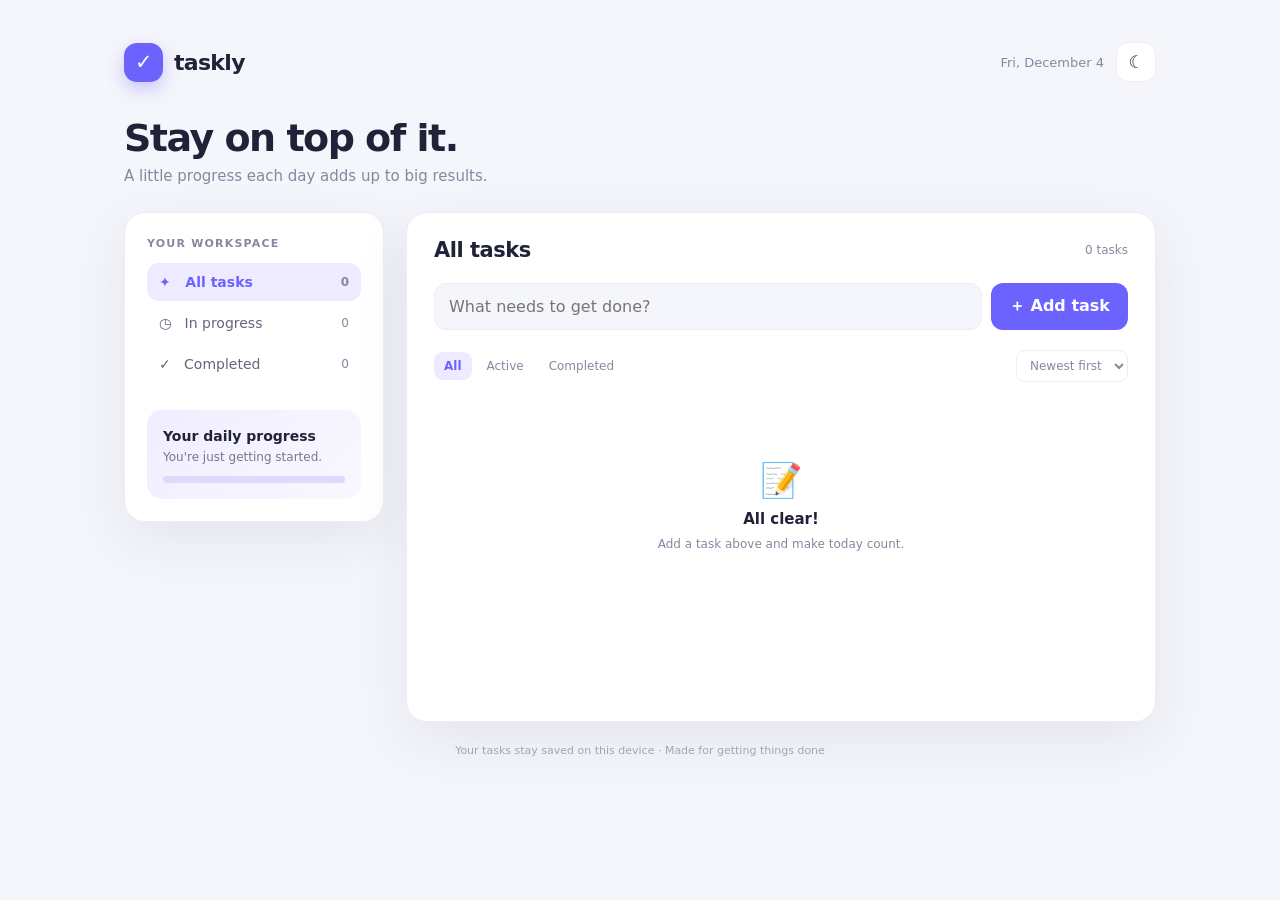
<file: index.html>
<!DOCTYPE html>
<html lang="en">
<head>
<meta charset="UTF-8">
<meta name="viewport" content="width=device-width, initial-scale=1.0">
<title>Taskly — To-do list</title>
<style>
:root{--bg:#f5f6fb;--panel:#fff;--text:#202238;--muted:#85899e;--line:#eceef4;--accent:#6c63ff;--accent2:#eeeaff;--shadow:0 18px 55px rgba(37,40,75,.08)}
*{box-sizing:border-box}body{margin:0;background:var(--bg);font-family:Inter,ui-sans-serif,system-ui,-apple-system,Segoe UI,sans-serif;color:var(--text);min-height:100vh}
button,input,select{font:inherit}.app{max-width:1080px;margin:0 auto;padding:42px 24px 60px}
header{display:flex;justify-content:space-between;align-items:center;margin-bottom:34px}.brand{display:flex;align-items:center;gap:11px;font-size:22px;font-weight:800;letter-spacing:-.7px}.logo{width:39px;height:39px;border-radius:13px;background:var(--accent);display:grid;place-items:center;color:white;font-size:21px;box-shadow:0 7px 18px #6c63ff55}
.header-right{display:flex;align-items:center;gap:12px}.date{color:var(--muted);font-size:13px}.theme{border:1px solid var(--line);background:var(--panel);color:var(--text);border-radius:12px;width:40px;height:40px;cursor:pointer;font-size:17px}
.welcome{margin-bottom:27px}.welcome h1{font-size:clamp(28px,5vw,38px);letter-spacing:-1.5px;margin:0 0 7px}.welcome p{margin:0;color:var(--muted);font-size:15px}
.layout{display:grid;grid-template-columns:260px 1fr;gap:22px;align-items:start}
.sidebar,.main{background:var(--panel);border:1px solid var(--line);border-radius:21px;box-shadow:var(--shadow)}
.sidebar{padding:22px}.side-label{font-size:11px;font-weight:800;letter-spacing:1.2px;color:var(--muted);margin:2px 0 13px}
.nav{display:flex;align-items:center;justify-content:space-between;padding:11px 12px;border-radius:12px;color:#62667c;cursor:pointer;margin:3px 0;font-size:14px;transition:.2s}.nav:hover,.nav.active{background:var(--accent2);color:var(--accent);font-weight:700}.count{font-size:12px;color:var(--muted)}
.progress-card{margin-top:27px;padding:16px;background:linear-gradient(135deg,#f0eeff,#f9f8ff);border-radius:15px}.progress-card strong{font-size:14px}.progress-card p{font-size:12px;color:#77768d;margin:5px 0 12px}.bar{height:7px;background:#dedafc;border-radius:9px;overflow:hidden}.bar span{display:block;height:100%;width:0;background:var(--accent);border-radius:9px;transition:.3s}
.main{padding:25px 27px;min-height:510px}.main-top{display:flex;justify-content:space-between;align-items:center;margin-bottom:21px}.main-top h2{font-size:21px;letter-spacing:-.5px;margin:0}.task-total{font-size:12px;color:var(--muted)}
.add-form{display:flex;gap:9px;margin-bottom:20px}.add-form input{min-width:0;flex:1;border:1px solid var(--line);background:var(--bg);border-radius:12px;padding:13px 14px;outline:none;color:var(--text)}.add-form input:focus{border-color:var(--accent);box-shadow:0 0 0 3px #6c63ff18}.add-btn{border:0;border-radius:12px;background:var(--accent);color:white;padding:0 18px;font-weight:700;cursor:pointer}.add-btn:hover{filter:brightness(1.08)}
.tools{display:flex;justify-content:space-between;gap:12px;align-items:center;margin-bottom:13px}.filters{display:flex;gap:5px;flex-wrap:wrap}.filter{border:0;background:transparent;color:var(--muted);padding:7px 10px;border-radius:9px;font-size:12px;cursor:pointer}.filter.active{background:var(--accent2);color:var(--accent);font-weight:700}.sort{border:1px solid var(--line);background:var(--panel);color:var(--muted);border-radius:9px;padding:7px 9px;font-size:12px}
.task-list{display:flex;flex-direction:column;gap:9px}.task{display:flex;align-items:center;gap:12px;padding:14px 13px;border:1px solid var(--line);border-radius:13px;transition:.2s}.task:hover{border-color:#d8d4ff;transform:translateY(-1px)}.check{width:19px;height:19px;flex:none;border:1.7px solid #c9cada;border-radius:50%;cursor:pointer;display:grid;place-items:center;color:white;font-size:12px}.task.done .check{background:var(--accent);border-color:var(--accent)}.task-content{flex:1;min-width:0}.task-title{font-size:14px;overflow-wrap:anywhere}.task.done .task-title{text-decoration:line-through;color:var(--muted)}.meta{display:flex;gap:9px;align-items:center;margin-top:5px;color:var(--muted);font-size:11px}.priority{padding:3px 7px;border-radius:6px;background:#fff0e9;color:#e47b42}.priority.medium{background:#fff7df;color:#b88a22}.priority.low{background:#eaf7ef;color:#399b62}.task-actions{display:flex;gap:5px}.icon-btn{border:0;background:transparent;color:#a0a2b2;cursor:pointer;border-radius:7px;padding:6px}.icon-btn:hover{background:var(--bg);color:var(--text)}.empty{text-align:center;padding:65px 15px;color:var(--muted)}.empty .emoji{font-size:34px;margin-bottom:10px}.empty strong{display:block;color:var(--text);font-size:15px;margin-bottom:5px}.empty span{font-size:12px}
footer{text-align:center;color:#a1a4b5;font-size:11px;margin-top:22px}
body.dark{--bg:#171824;--panel:#222433;--text:#f2f2fa;--muted:#a1a4b8;--line:#34364a;--accent:#9189ff;--accent2:#34304f;--shadow:0 18px 55px rgba(0,0,0,.18)}body.dark .progress-card{background:#302d48}body.dark .progress-card p{color:#c1bddb}body.dark .bar{background:#484264}body.dark .add-form input{background:#1b1d2b}body.dark .priority{background:#49352e}body.dark .priority.medium{background:#49412a}body.dark .priority.low{background:#294234}
@media(max-width:720px){.app{padding:25px 14px 40px}.layout{grid-template-columns:1fr}.sidebar{padding:15px}.sidebar .side-label,.progress-card{display:none}.nav-wrap{display:flex;gap:5px;overflow:auto}.nav{white-space:nowrap;margin:0;padding:10px}.main{padding:20px 15px}.date{display:none}.main-top{margin-bottom:17px}.add-btn{padding:0 14px}}
</style>
</head>
<body>
<div class="app">
<header><div class="brand"><div class="logo">✓</div>taskly</div><div class="header-right"><span class="date" id="today"></span><button class="theme" id="theme" aria-label="Toggle dark mode">☾</button></div></header>
<section class="welcome"><h1>Stay on top of it.</h1><p>A little progress each day adds up to big results.</p></section>
<div class="layout">
<aside class="sidebar"><div class="side-label">YOUR WORKSPACE</div><div class="nav-wrap">
<div class="nav active" data-filter="all"><span>✦ &nbsp; All tasks</span><span class="count" id="allCount">0</span></div>
<div class="nav" data-filter="active"><span>◷ &nbsp; In progress</span><span class="count" id="activeCount">0</span></div>
<div class="nav" data-filter="completed"><span>✓ &nbsp; Completed</span><span class="count" id="doneCount">0</span></div>
</div><div class="progress-card"><strong>Your daily progress</strong><p id="progressText">You're just getting started.</p><div class="bar"><span id="progressBar"></span></div></div></aside>
<main class="main"><div class="main-top"><h2 id="sectionTitle">All tasks</h2><span class="task-total" id="taskTotal">0 tasks</span></div>
<form class="add-form" id="addForm"><input id="taskInput" placeholder="What needs to get done?" maxlength="140" autocomplete="off" required><button class="add-btn" type="submit">＋ Add task</button></form>
<div class="tools"><div class="filters"><button class="filter active" data-filter="all">All</button><button class="filter" data-filter="active">Active</button><button class="filter" data-filter="completed">Completed</button></div><select class="sort" id="sort"><option value="newest">Newest first</option><option value="oldest">Oldest first</option><option value="az">A–Z</option></select></div>
<div class="task-list" id="taskList"></div>
</main></div><footer>Your tasks stay saved on this device · Made for getting things done</footer>
</div>
<script>
const $=s=>document.querySelector(s);
let tasks=JSON.parse(localStorage.getItem('taskly-tasks')||'[]'),filter='all';
const today=new Date();$('#today').textContent=today.toLocaleDateString(undefined,{weekday:'short',month:'long',day:'numeric'});
function save(){localStorage.setItem('taskly-tasks',JSON.stringify(tasks));render()}
function render(){
 const active=tasks.filter(t=>!t.done).length,done=tasks.length-active;
 $('#allCount').textContent=tasks.length;$('#activeCount').textContent=active;$('#doneCount').textContent=done;
 $('#taskTotal').textContent=`${tasks.length} ${tasks.length===1?'task':'tasks'}`;
 const pct=tasks.length?Math.round(done/tasks.length*100):0;$('#progressBar').style.width=pct+'%';
 $('#progressText').textContent=tasks.length?`${pct}% complete · ${done} of ${tasks.length} done`:"You're just getting started.";
 $('#sectionTitle').textContent=filter==='all'?'All tasks':filter==='active'?'In progress':'Completed';
 let shown=tasks.filter(t=>filter==='all'||(filter==='active'&&!t.done)||(filter==='completed'&&t.done));
 const sort=$('#sort').value;shown.sort((a,b)=>sort==='az'?a.title.localeCompare(b.title):sort==='oldest'?a.created-b.created:b.created-a.created);
 const list=$('#taskList');list.innerHTML='';
 if(!shown.length){list.innerHTML=`<div class="empty"><div class="emoji">${filter==='completed'?'🎯':'📝'}</div><strong>${filter==='completed'?'Nothing completed yet':'All clear!'}</strong><span>${filter==='active'?'You have no tasks in progress.':filter==='completed'?'Finish a task and it will show up here.':'Add a task above and make today count.'}</span></div>`;return}
 shown.forEach(t=>{const el=document.createElement('div');el.className='task'+(t.done?' done':'');
 const check=document.createElement('button');check.className='check';check.setAttribute('aria-label',t.done?'Mark active':'Complete task');check.textContent=t.done?'✓':'';
 check.onclick=()=>{t.done=!t.done;save()};
 const content=document.createElement('div');content.className='task-content';
 const title=document.createElement('div');title.className='task-title';title.textContent=t.title;
 const meta=document.createElement('div');meta.className='meta';const date=document.createElement('span');date.textContent=new Date(t.created).toLocaleDateString(undefined,{month:'short',day:'numeric'});
 const priority=document.createElement('span');priority.className='priority '+t.priority;priority.textContent=t.priority+' priority';meta.append(date,priority);content.append(title,meta);
 const actions=document.createElement('div');actions.className='task-actions';
 const edit=document.createElement('button');edit.className='icon-btn';edit.textContent='✎';edit.title='Edit task';edit.onclick=()=>{const value=prompt('Edit your task:',t.title);if(value&&value.trim()){t.title=value.trim();save()}};
 const del=document.createElement('button');del.className='icon-btn';del.textContent='×';del.title='Delete task';del.onclick=()=>{if(confirm('Delete this task?')){tasks=tasks.filter(x=>x.id!==t.id);save()}};
 actions.append(edit,del);el.append(check,content,actions);list.append(el);
 });
}
$('#addForm').addEventListener('submit',e=>{e.preventDefault();const input=$('#taskInput'),title=input.value.trim();if(!title)return;tasks.unshift({id:Date.now()+Math.random(),title,done:false,priority:'medium',created:Date.now()});input.value='';save();input.focus()});
function setFilter(f){filter=f;document.querySelectorAll('[data-filter]').forEach(b=>b.classList.toggle('active',b.dataset.filter===f));render()}
document.querySelectorAll('[data-filter]').forEach(b=>b.addEventListener('click',()=>setFilter(b.dataset.filter)));
$('#sort').addEventListener('change',render);
$('#theme').onclick=()=>{document.body.classList.toggle('dark');$('#theme').textContent=document.body.classList.contains('dark')?'☀':'☾';localStorage.setItem('taskly-dark',document.body.classList.contains('dark'))};
if(localStorage.getItem('taskly-dark')==='true'){document.body.classList.add('dark');$('#theme').textContent='☀'}
render();
</script>
</body></html>
</file>
